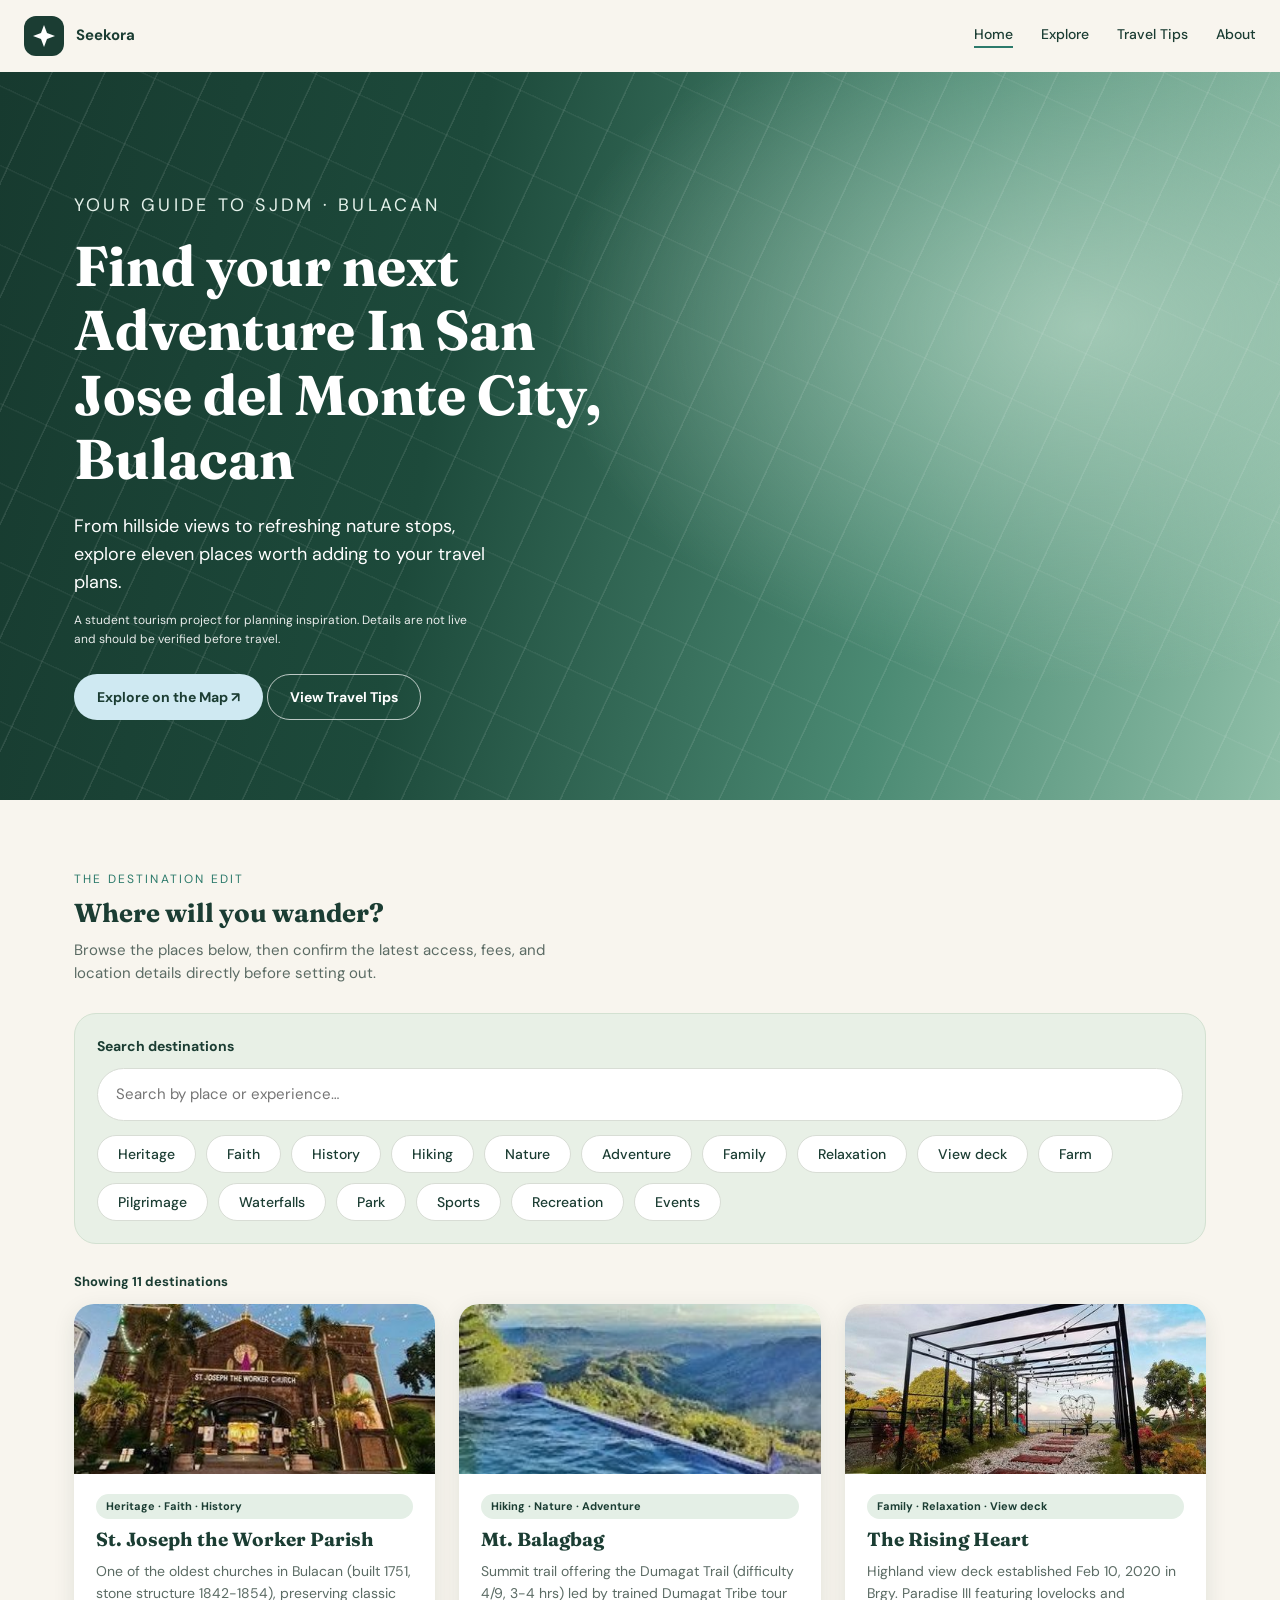
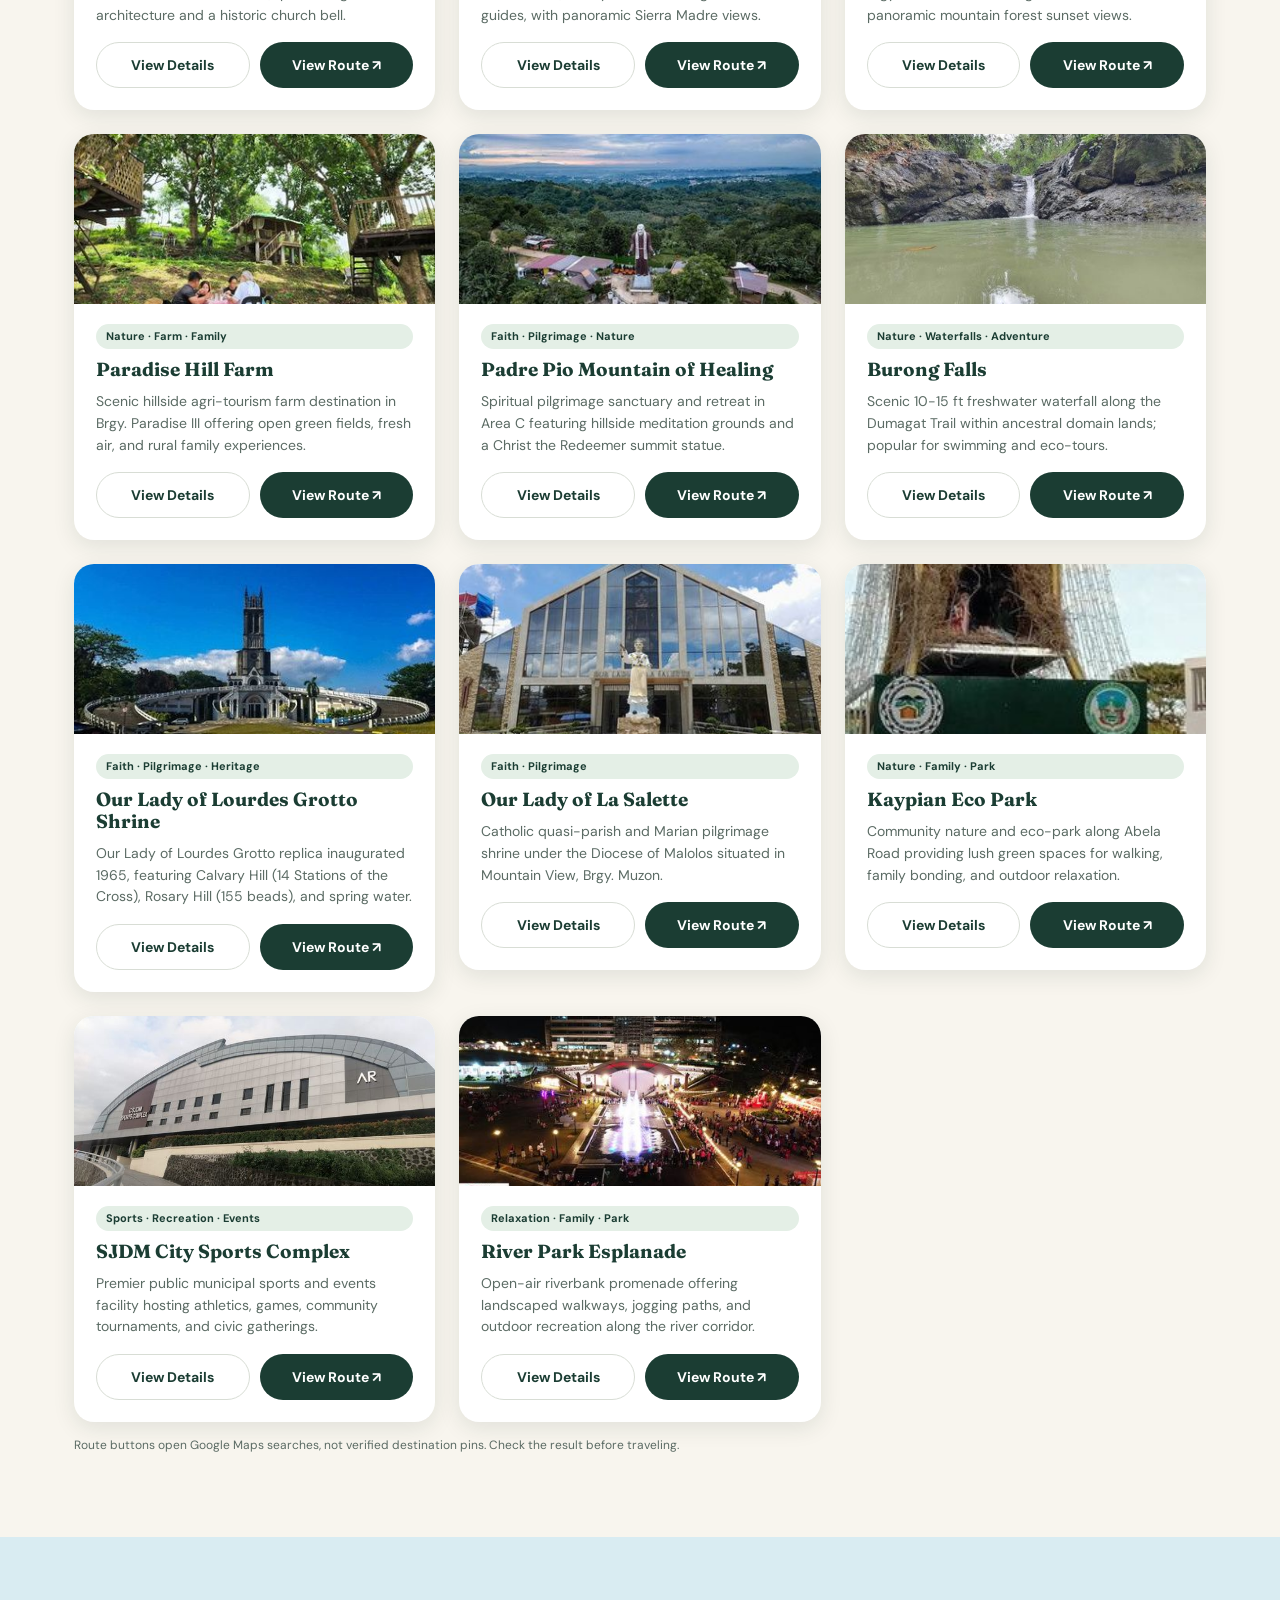
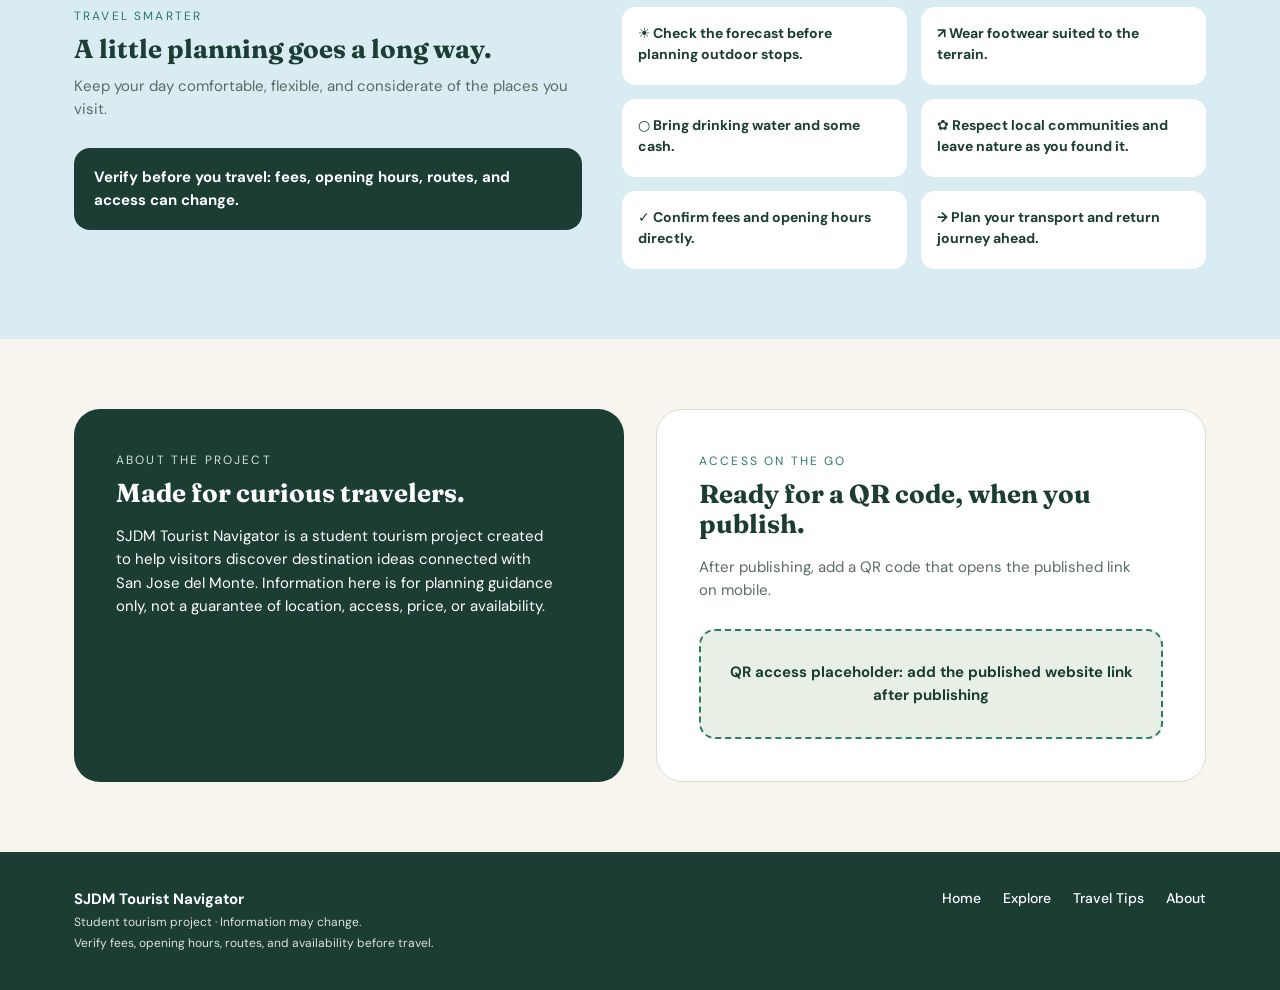
<file: index.html>
<!DOCTYPE html>
<html lang="en">
<head>
<meta charset="utf-8">
<meta name="viewport" content="width=device-width, initial-scale=1">
<link rel="icon" href="assets/icons/logo.svg">
<link rel="preconnect" href="https://fonts.googleapis.com">
<link rel="preconnect" href="https://fonts.gstatic.com" crossorigin>
<link href="https://fonts.googleapis.com/css2?family=DM+Sans:wght@400;500;700&family=Fraunces:opsz,wght@9..144,600;9..144,700&display=swap" rel="stylesheet">
<link rel="stylesheet" href="css/styles.css">
<link rel="stylesheet" href="css/home.css">
<title>Seekora – SJDM Tourist Navigator</title>
</head>
<body>
<header class="site-header">
  <a class="brand" href="index.html"><img src="assets/icons/logo.svg" alt="">Seekora</a>
  <nav aria-label="Main">
    <a href="index.html" aria-current="page">Home</a><a href="map.html">Explore</a><a href="index.html#tips">Travel Tips</a><a href="index.html#about">About</a>
  </nav>
</header>
<section class="hero">
  <div class="wrap"><div class="hero-copy">
    <p class="eyebrow" style="color:#e4f1ea">Your guide to SJDM · Bulacan</p>
    <h1>Find your next Adventure In San Jose del Monte City, Bulacan</h1>
    <p>From hillside views to refreshing nature stops, explore <span id="place-count">our</span> places worth adding to your travel plans.</p>
    <small>A student tourism project for planning inspiration. Details are not live and should be verified before travel.</small>
    <a class="btn btn-light" href="map.html">Explore on the Map ↗</a>
    <a class="btn btn-ghost" href="#tips">View Travel Tips</a>
  </div></div>
</section>

<main>
<section class="dest" id="explore">
  <div class="wrap">
    <p class="eyebrow">The destination edit</p>
    <h2>Where will you wander?</h2>
    <p class="sub">Browse the places below, then confirm the latest access, fees, and location details directly before setting out.</p>
    <div class="panel">
      <label for="q">Search destinations</label>
      <input id="q" type="search" placeholder="Search by place or experience…" autocomplete="off">
      <div class="chips" id="chips"></div>
    </div>
    <p class="count" id="count" aria-live="polite"></p>
    <div class="grid" id="grid"></div>
    <p class="empty" id="empty">No matches. Try a different word or clear the filter.</p>
    <p class="foot-note">Route buttons open Google Maps searches, not verified destination pins. Check the result before traveling.</p>
  </div>
</section>

<section class="tips" id="tips">
  <div class="wrap">
    <div>
      <p class="eyebrow">Travel smarter</p>
      <h2>A little planning goes a long way.</h2>
      <p class="sub" style="margin:0">Keep your day comfortable, flexible, and considerate of the places you visit.</p>
      <div class="callout">Verify before you travel: fees, opening hours, routes, and access can change.</div>
    </div>
    <div class="tiplist">
      <div class="tip">☀️ Check the forecast before planning outdoor stops.</div>
      <div class="tip">↗ Wear footwear suited to the terrain.</div>
      <div class="tip">○ Bring drinking water and some cash.</div>
      <div class="tip">✿ Respect local communities and leave nature as you found it.</div>
      <div class="tip">✓ Confirm fees and opening hours directly.</div>
      <div class="tip">→ Plan your transport and return journey ahead.</div>
    </div>
  </div>
</section>

<section class="about" id="about">
  <div class="wrap">
    <div class="box dark">
      <p class="eyebrow">About the project</p>
      <h2>Made for curious travelers.</h2>
      <p>SJDM Tourist Navigator is a student tourism project created to help visitors discover destination ideas connected with San Jose del Monte. Information here is for planning guidance only, not a guarantee of location, access, price, or availability.</p>
    </div>
    <div class="box light-box">
      <p class="eyebrow">Access on the go</p>
      <h2>Ready for a QR code, when you publish.</h2>
      <p style="color:var(--muted)">After publishing, add a QR code that opens the published link on mobile.</p>
      <div class="qr" id="qr-slot">QR access placeholder: add the published website link after publishing</div>
    </div>
  </div>
</section>
</main>
<footer class="site-footer">
  <div class="wrap">
    <div>
      <strong>SJDM Tourist Navigator</strong>
      <p>Student tourism project · Information may change.</p>
      <p>Verify fees, opening hours, routes, and availability before travel.</p>
    </div>
    <nav aria-label="Footer"><a href="index.html">Home</a><a href="map.html">Explore</a><a href="index.html#tips">Travel Tips</a><a href="index.html#about">About</a></nav>
  </div>
</footer>
<script src="data/destinations.js"></script>
<script src="js/shared.js"></script>
<script src="js/home.js"></script>
</body>
</html>
</file>
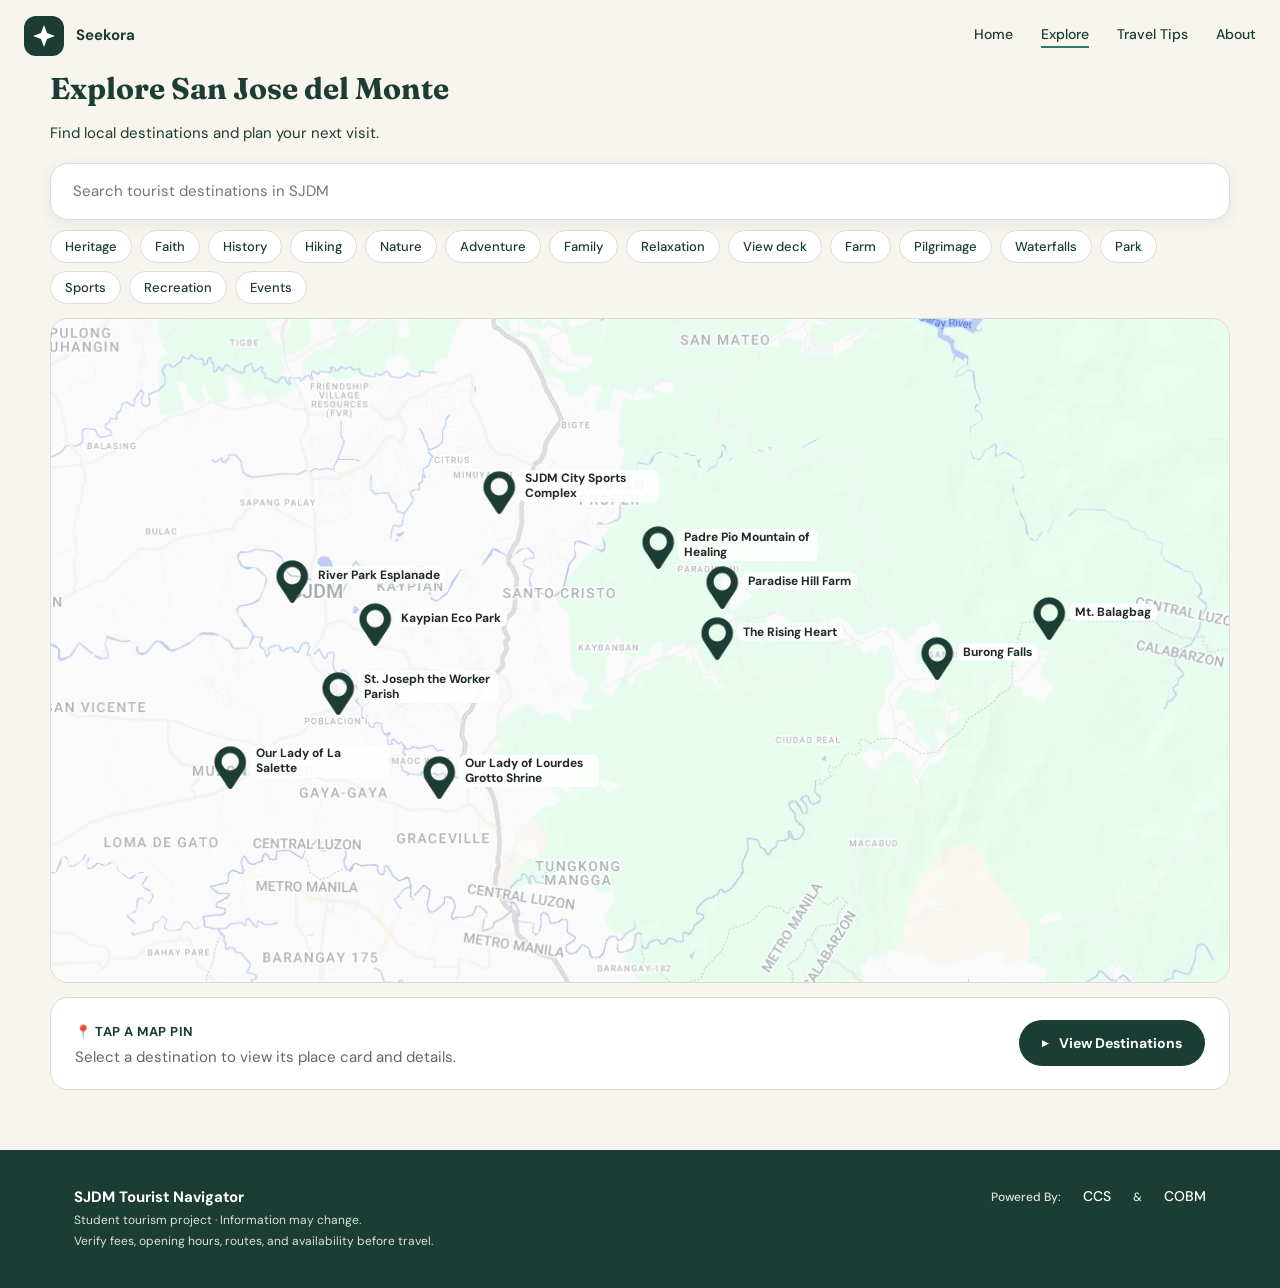
<file: map.html>
<!DOCTYPE html>
<html lang="en">
<head>
<meta charset="utf-8">
<meta name="viewport" content="width=device-width, initial-scale=1">
<link rel="icon" href="assets/icons/logo.svg">
<link rel="preconnect" href="https://fonts.googleapis.com">
<link rel="preconnect" href="https://fonts.gstatic.com" crossorigin>
<link href="https://fonts.googleapis.com/css2?family=DM+Sans:wght@400;500;700&family=Fraunces:opsz,wght@9..144,600;9..144,700&display=swap" rel="stylesheet">
<link rel="stylesheet" href="css/styles.css">
<link rel="stylesheet" href="css/map.css">
<title>Map – SJDM Tourist Navigator</title>
</head>
<body>
<header class="site-header">
  <a class="brand" href="index.html"><img src="assets/icons/logo.svg" alt="">Seekora</a>
  <nav aria-label="Main">
    <a href="index.html">Home</a><a href="map.html" aria-current="page">Explore</a><a href="index.html#tips">Travel Tips</a><a href="index.html#about">About</a>
  </nav>
</header>
<main class="map-page">
  <div class="map-intro">
    <h1>Explore San Jose del Monte</h1>
    <p>Find local destinations and plan your next visit.</p>
  </div>
  <div class="map-tools">
    <div class="search-box">
      <input id="search" type="search" placeholder="Search tourist destinations in SJDM" autocomplete="off" aria-label="Search tourist destinations" aria-controls="suggest">
      <div class="map-filters" id="map-filters" role="group" aria-label="Filter destinations by tag"></div>
      <ul class="suggest" id="suggest" hidden></ul>
    </div>
  </div>
  <p class="map-hint-mobile">Swipe sideways to move around the map.</p>
  <div class="map-scroll"><div class="map" id="map" role="group" aria-label="Map of tourist destinations"></div></div>
  <section class="place-panel" id="panel" aria-live="polite">
    <div>
      <p class="hint">📍 TAP A MAP PIN</p>
      <p>Select a destination to view its place card and details.</p>
    </div>
    <button class="btn btn-solid" id="view-all" type="button" aria-expanded="false" aria-controls="list-all">View Destinations</button>
  </section>
  <ul class="list-all" id="list-all" hidden></ul>
</main>
<footer class="site-footer">
  <div class="wrap">
    <div>
      <strong>SJDM Tourist Navigator</strong>
      <p>Student tourism project · Information may change.</p>
      <p>Verify fees, opening hours, routes, and availability before travel.</p>
    </div>
    <nav aria-label="Footer">
        <p>Powered By:</p>
        <!-- link of CCS Facebook profile-->
        <a href="https://www.facebook.com/fcpcccs">CCS</a>
        <p>&</p>
        <!-- link of COBM Facebook profile-->
        <a href="https://www.facebook.com/profile.php?id=61564381715652">COBM</a>
      </nav>
  </div>
</footer>
<script src="data/destinations.js"></script>
<script src="js/shared.js"></script>
<script src="js/map.js"></script>
</body>
</html>
</file>
<file: css/styles.css>
/* Shared styles: tokens, base, header, footer, buttons. Used by every page. */
:root{
  --bg:#f8f5ee; --ink:#1b3d33; --muted:#5b6b64; --card:#fff; --mint:#e8f0e6; --mint-line:#d3e1d1;
  --sky:#d9ecf2; --teal:#2c7a6b; --chip:#e4efe6; --line:#d8ddd5; --forest:#1b3d33; --ring:#4fb87f;
  --serif:"Fraunces",Georgia,"Times New Roman",serif; --sans:"DM Sans",system-ui,-apple-system,"Segoe UI",sans-serif;
  color-scheme:light;
}
*,*::before,*::after{box-sizing:border-box}
html{scroll-behavior:smooth}
body{margin:0;background:var(--bg);color:var(--ink);font:400 15px/1.55 var(--sans)}
img{max-width:100%;display:block}
a{color:inherit;text-decoration:none}
h1,h2,h3{font-family:var(--serif);margin:0;line-height:1.15}
:focus-visible{outline:3px solid var(--teal);outline-offset:2px}
.wrap{max-width:1180px;margin:0 auto;padding:0 24px}
.eyebrow{font-size:12px;letter-spacing:.18em;text-transform:uppercase;color:var(--teal);margin:0 0 10px}

.site-header{display:flex;align-items:center;justify-content:space-between;padding:16px 24px;background:var(--bg);position:relative;z-index:5}
.brand{display:flex;align-items:center;gap:12px;font-weight:700}
.brand img{width:40px;height:40px}
.site-header nav{display:flex;gap:28px;font-size:14px;font-weight:500}
.site-header nav a[aria-current="page"]{border-bottom:2px solid var(--teal)}

.btn{display:inline-flex;align-items:center;justify-content:center;gap:10px;padding:13px 22px;border-radius:999px;font:700 14px var(--sans);border:1.5px solid transparent;cursor:pointer}
.btn-solid{background:var(--forest);color:#fff}
.btn-outline{border-color:var(--line);background:var(--card);color:var(--ink)}
.btn-light{background:#cfe9f2;color:var(--forest)}
.btn-ghost{border-color:rgba(255,255,255,.7);color:#fff}
.tag{display:inline-block;font-size:11px;font-weight:700;padding:4px 10px;border-radius:999px;background:var(--chip)}
.note-unverified{font-size:12px;font-weight:700;color:#8a5a00;background:#fff4d6;border-radius:8px;padding:6px 10px;display:inline-block}

.site-footer{background:var(--forest);color:#fff;padding:36px 0;margin-top:60px}
.site-footer .wrap{display:flex;justify-content:space-between;gap:24px;flex-wrap:wrap}
.site-footer p{margin:2px 0;font-size:12px;opacity:.85}
.site-footer nav{display:flex;gap:22px;font-size:14px;font-weight:500}

@media (max-width:600px){ .site-header nav{gap:14px;font-size:13px} }
@media (prefers-reduced-motion:reduce){html{scroll-behavior:auto}}
</file>
<file: css/home.css>
/* Landing page (index.html) */
.hero{position:relative;color:#fff;min-height:560px;overflow:hidden;
  background:radial-gradient(60% 70% at 85% 35%,rgba(168,205,186,.9),transparent 70%),linear-gradient(100deg,#173a2f 0%,#1d4a3b 35%,#4b8a73 70%,#8fbfa8 100%)}
.hero::before{content:"";position:absolute;inset:0;opacity:.28;background:
  repeating-linear-gradient(115deg,transparent 0 46px,rgba(255,255,255,.35) 47px 48px),
  repeating-linear-gradient(25deg,transparent 0 70px,rgba(255,255,255,.2) 71px 72px)}
.hero-copy{position:relative;padding:120px 0 80px;max-width:560px}
.hero h1{font-size:clamp(36px,6vw,56px);font-weight:700;margin-bottom:22px}
.hero p{font-size:18px;margin:0 0 14px;max-width:420px}
.hero small{display:block;font-size:12px;max-width:410px;opacity:.9;margin-bottom:26px}

.dest{padding:70px 0 20px}
.dest h2{font-size:26px;margin-bottom:10px}
.sub{color:var(--muted);max-width:520px;margin:0 0 28px}
.panel{background:var(--mint);border:1px solid var(--mint-line);border-radius:22px;padding:22px}
.panel label{display:block;font-weight:700;font-size:14px;margin-bottom:10px}
.panel input{width:100%;padding:14px 18px;border-radius:999px;border:1px solid var(--line);background:var(--card);color:var(--ink);font:inherit;margin-bottom:14px}
.chips{display:flex;flex-wrap:wrap;gap:10px}
.chip{padding:9px 20px;border-radius:999px;background:var(--card);border:1px solid var(--line);color:var(--ink);font:500 14px var(--sans);cursor:pointer}
.chip[aria-pressed="true"]{background:var(--forest);color:#fff;border-color:var(--forest)}
.count{font-size:13px;font-weight:700;margin:28px 0 12px}
.grid{display:grid;grid-template-columns:repeat(3,1fr);gap:24px;align-items:start}
.card{background:var(--card);border-radius:20px;overflow:hidden;box-shadow:0 6px 22px rgba(20,50,40,.1);display:flex;flex-direction:column}
.card[hidden]{display:none}
.card img{width:100%;height:170px;object-fit:cover}
.card-body{padding:20px 22px 22px;display:flex;flex-direction:column;gap:10px}
.card h3{font-size:19px}
.card p{margin:0;color:var(--muted);font-size:14px}
.card .note{color:var(--ink);font-weight:700;font-size:12px}
.actions{display:flex;gap:10px;margin-top:6px}
.actions .btn{flex:1}
.foot-note{font-size:12px;color:var(--muted);margin-top:14px}
.empty{display:none;padding:30px;text-align:center;color:var(--muted)}

.tips{background:var(--sky);padding:70px 0;margin-top:50px}
.tips .wrap{display:grid;grid-template-columns:1fr 1.15fr;gap:40px;align-items:start}
.tips h2{font-size:26px;margin-bottom:10px}
.callout{background:var(--forest);color:#fff;border-radius:16px;padding:18px 20px;font-weight:700;margin-top:26px}
.tiplist{display:grid;grid-template-columns:1fr 1fr;gap:14px}
.tip{background:var(--card);border-radius:14px;padding:16px;font-weight:700;font-size:14px;min-height:78px}

.about{padding:70px 0 10px}
.about .wrap{display:grid;grid-template-columns:1fr 1fr;gap:32px}
.about .box{border-radius:26px;padding:42px}
.dark{background:var(--forest);color:#fff}
.dark .eyebrow{color:#cfe3da}
.light-box{background:var(--card);border:1px solid var(--line)}
.about h2{font-size:26px;margin-bottom:16px}
.about p{max-width:440px}
.qr{margin-top:26px;border:2px dashed var(--teal);background:var(--mint);border-radius:16px;padding:30px 24px;text-align:center;font-weight:700}

@media (max-width:900px){.grid{grid-template-columns:1fr 1fr}.tips .wrap,.about .wrap{grid-template-columns:1fr}}
@media (max-width:600px){.grid,.tiplist{grid-template-columns:1fr}.hero-copy{padding:80px 0 60px}.actions{flex-direction:column}.about .box{padding:28px}}
</file>
<file: css/map.css>
/* Interactive map page (map.html) */
.map-page{padding:0 24px}
.map-intro{max-width:1180px;margin:0 auto 18px;text-align:left}
.map-tools{max-width:1180px;margin:0 auto 14px;display:flex;gap:14px;align-items:flex-start;flex-wrap:wrap}
.map-page .btn{transition:background-color .18s ease,border-color .18s ease,color .18s ease,box-shadow .18s ease,transform .18s ease}
.map-page .btn:hover{transform:translateY(-1px);box-shadow:0 4px 12px rgba(20,50,40,.14)}
.map-page .btn-solid:hover{background:var(--teal)}
.map-page .btn-outline:hover{background:var(--mint);border-color:var(--mint-line)}
.map-page .btn:active{transform:translateY(0);box-shadow:none}
.search-box{position:relative;flex:1 1 360px}
.search-box input{width:100%;padding:16px 22px;border-radius:18px;border:1px solid var(--line);background:#fff;font:inherit;box-shadow:0 4px 14px rgba(20,50,40,.08)}
.map-filters{display:flex;flex-wrap:wrap;gap:8px;margin-top:10px}
.map-filter{padding:7px 14px;border:1px solid var(--line);border-radius:999px;background:#fff;color:var(--ink);font:500 13px var(--sans);cursor:pointer;transition:background-color .18s ease,border-color .18s ease,color .18s ease}
.map-filter[aria-pressed="true"]{background:var(--forest);border-color:var(--forest);color:#fff}
@media (hover:hover) and (pointer:fine){.map-filter:not([aria-pressed="true"]):hover{background:var(--mint);border-color:var(--mint-line)}}
.suggest{position:absolute;left:0;right:0;top:calc(100% + 6px);background:#fff;border:1px solid var(--line);border-radius:14px;box-shadow:0 8px 22px rgba(20,50,40,.15);list-style:none;margin:0;padding:6px;z-index:20;max-height:260px;overflow:auto}
.suggest[hidden]{display:none}
.suggest button{width:100%;text-align:left;background:none;border:0;padding:10px 12px;border-radius:10px;font:inherit;cursor:pointer}
.suggest button:hover,.suggest button:focus-visible{background:var(--mint)}
.map-scroll{max-width:1180px;margin:0 auto;overflow-x:auto;border-radius:18px;border:1px solid var(--line)}
.map{position:relative;isolation:isolate;min-width:940px;aspect-ratio:16/9;background:#eef0ec url("../assets/images/map/map-bg.jpg") center/cover}
.map::before{content:"";position:absolute;inset:0;background:rgba(0,0,0,.22);opacity:0;pointer-events:none;transition:opacity .2s ease;z-index:0}
.map.has-selection::before{opacity:1}
.pin{position:absolute;transform:translate(-50%,-100%);width:130px;height:56px;background:none;border:0;padding:0;cursor:pointer;color:#fff;font:700 14px var(--sans);z-index:1;transition:opacity .2s ease}
.pin-graphic{position:absolute;left:50%;bottom:-8px;width:58px;height:58px;transform:translateX(-50%);z-index:1}
.pin-content{position:absolute;inset:0;transform-origin:50% 86%;transition:transform .18s ease}
.pin-photo,.pin-shape{position:absolute;inset:0;width:100%;height:100%;object-fit:contain}
.pin-photo{inset:auto;left:50%;top:39.1%;width:50%;height:50%;transform:translate(-50%,-50%);border-radius:50%;object-fit:cover;object-position:center;visibility:hidden;z-index:2}
.pin-shape{z-index:1;transition:filter .18s ease}
.pin[aria-pressed="true"]{z-index:3}
.pin:hover .pin-content,.pin:focus-visible .pin-content{transform:scale(1.18)}
.pin[aria-pressed="true"] .pin-content{transform:scale(4)}
.pin:hover .pin-shape,.pin:focus-visible .pin-shape,.pin[aria-pressed="true"] .pin-shape{filter:brightness(1.8)}
.pin[aria-pressed="true"] .pin-photo{visibility:visible}
.map.has-selection .pin:not([aria-pressed="true"]){opacity:.28}
.pin-name{position:absolute;top:50%;left:calc(50% + 20px);transform:translateY(-50%);transform-origin:left center;transition:transform .18s ease;width:max-content;max-width:var(--pin-label-width,140px);background:rgba(255,255,255,.9);border-radius:6px;padding:1px 6px;text-align:left;line-height:1.25;color:#1f2a25;font-size:12px}
.pin[data-id="padre-pio-mountain"] .pin-name{top:calc(50% + 4px)}
.pin[aria-pressed="true"] .pin-name{left:calc(50% + 64px);max-width:var(--pin-selected-label-width,140px);transform:translateY(-50%) scale(1.30)}
.pin.dim{opacity:.25}
.pin.hidden{display:none}
.place-panel{max-width:1180px;margin:14px auto 0;background:#fff;border:1px solid var(--line);border-radius:18px;padding:20px 24px;display:flex;gap:20px;align-items:center;justify-content:space-between;flex-wrap:wrap}
.place-panel .hint{font-weight:700;color:var(--forest);font-size:13px;letter-spacing:.04em}
.place-panel h2{font-size:22px}
.place-panel p{margin:4px 0 0;color:var(--muted);max-width:640px}
.place-panel .actions{display:flex;gap:10px;flex-wrap:wrap}
#view-all::before{content:"▶";font-size:.65em;line-height:1;display:inline-block;transition:transform .18s ease}
#view-all[aria-expanded="true"]::before{transform:rotate(90deg)}
.place-card{display:flex;gap:18px;align-items:center;flex:1 1 420px}
.place-card img{width:110px;height:110px;border-radius:16px;object-fit:cover}
.list-all{max-width:1180px;margin:14px auto 0;display:grid;grid-template-columns:repeat(auto-fill,minmax(230px,1fr));gap:10px;padding:0;list-style:none}
.list-all[hidden]{display:none}
.list-all button{width:100%;text-align:left;background:#fff;border:1px solid var(--line);border-radius:14px;padding:12px 14px;font:600 14px var(--sans);cursor:pointer;color:var(--ink);transition:background-color .18s ease,border-color .18s ease,box-shadow .18s ease,transform .18s ease}
.list-all button[aria-pressed="true"]{background:var(--forest);border-color:var(--forest);color:#fff}
@media (hover:hover) and (pointer:fine){.list-all button:not([aria-pressed="true"]):hover{background:var(--mint);border-color:var(--mint-line);transform:translateY(-1px);box-shadow:0 4px 12px rgba(20,50,40,.14)}}
.list-all button:active{transform:translateY(0);box-shadow:none}
.map-hint-mobile{display:none;max-width:1180px;margin:8px auto;font-size:12px;color:var(--muted)}
@media (max-width:940px){.map-hint-mobile{display:block}}
</file>
